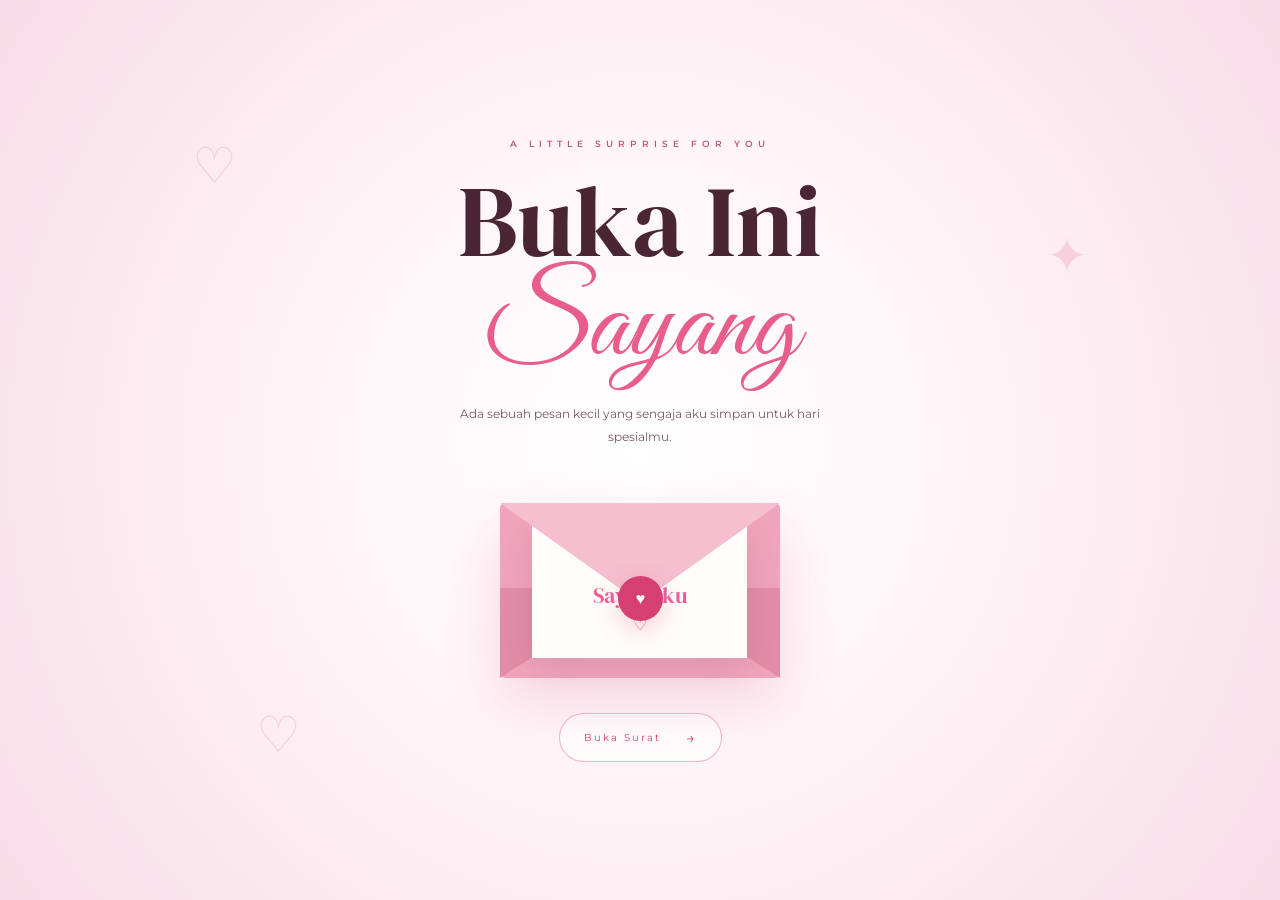
<file: index.html>
<!DOCTYPE html>
<html lang="id">
<head>
    <meta charset="UTF-8">
    <meta name="viewport" content="width=device-width, initial-scale=1.0">

    <title>Untukmu, Sayang ♡</title>

    <link rel="preconnect" href="https://fonts.googleapis.com">
    <link rel="preconnect" href="https://fonts.gstatic.com" crossorigin>

    <link href="https://fonts.googleapis.com/css2?family=DM+Serif+Display&family=Great+Vibes&family=Montserrat:wght@300;400;500;600&display=swap" rel="stylesheet">

    <link rel="stylesheet" href="lennas.css">
</head>

<body>

    <section id="opening" class="opening">

        <div class="opening-decoration decoration-one">♡</div>
        <div class="opening-decoration decoration-two">✦</div>
        <div class="opening-decoration decoration-three">♡</div>

        <div class="opening-inner">

            <p class="opening-label">
                A LITTLE SURPRISE FOR YOU
            </p>

            <h1>
                Buka Ini
                <span>Sayang</span>
            </h1>

            <p class="opening-text">
                Ada sebuah pesan kecil yang sengaja
                aku simpan untuk hari spesialmu.
            </p>

            <div class="envelope" id="envelope">

                <div class="envelope-back"></div>

                <div class="paper">

                    <p>Untukmu,</p>

                    <strong>Sayangku</strong>

                    <span>♡</span>

                </div>

                <div class="envelope-flap"></div>

                <div class="seal">
                    ♥
                </div>

            </div>

            <button class="main-button" id="openButton">
                Buka Surat
                <span>→</span>
            </button>

        </div>

    </section>



    <!-- =========================
         MAIN WEBSITE
    ========================== -->

    <div id="website" class="website">

        <!-- HEADER -->

        <header id="header">

            <a href="#home" class="logo">
                For You<span>♡</span>
            </a>

            <nav>

                <a href="#home" class="active">
                    Home
                </a>

                <a href="#letter">
                    Surat
                </a>

                <a href="#memories">
                    Memories
                </a>

                <a href="#poem">
                    Puisi
                </a>

                <a href="#wish">
                    Wish
                </a>

            </nav>

            <button class="music-button" id="musicButton">
                <span class="music-icon">♫</span>
                <span>Music</span>
            </button>

        </header>



        <!-- =========================
             HOME
        ========================== -->

        <main>

            <section id="home" class="hero">

                <div class="hero-image"></div>

                <div class="hero-overlay"></div>

                <div class="hero-content">

                    <p class="eyebrow">
                        TODAY IS YOUR SPECIAL DAY
                    </p>

                    <h2>
                        Happy Birthday
                        <span>My Love</span>
                    </h2>

                    <p class="hero-text">
                        Hari ini adalah hari yang spesial,
                        karena seseorang yang begitu berarti
                        sedang merayakan bertambahnya usia.
                    </p>

                    <a href="#letter" class="hero-button">
                        Read My Letter
                        <span>↓</span>
                    </a>

                </div>

                <div class="hero-bottom">
                    Scroll to explore
                </div>

            </section>



            <!-- =========================
                 LETTER
            ========================== -->

            <section id="letter" class="letter-section">

                <div class="container">

                    <div class="section-heading">

                        <p class="section-number">
                            01 — A LETTER FOR YOU
                        </p>

                        <p class="script">
                            Untukmu, sayang...
                        </p>

                        <h2>
                            Ada beberapa hal
                            yang ingin aku katakan.
                        </h2>

                    </div>


                    <div class="letter-layout">

                        <div class="letter-side">

                            <span class="vertical-text">
                                WRITTEN WITH LOVE
                            </span>

                        </div>


                        <article class="letter">

                            <p class="letter-intro">
                                Dear you,
                            </p>

                            <p>
                                Selamat ulang tahun untuk seseorang
                                yang kehadirannya selalu punya tempat
                                istimewa di hidupku.
                            </p>

                            <p>
                                Hari ini, aku berharap kamu bisa
                                tersenyum lebih banyak, tertawa lebih
                                lepas, dan menikmati setiap hal kecil
                                yang membuatmu bahagia.
                            </p>

                            <p>
                                Aku mungkin tidak selalu bisa
                                memberikan hal yang sempurna.
                                Tetapi aku ingin kamu tahu bahwa
                                setiap perhatian kecil yang kuberikan
                                datang dengan ketulusan.
                            </p>

                            <p>
                                Semoga di usia barumu ini, semua
                                impian yang sedang kamu perjuangkan
                                perlahan menemukan jalannya.
                            </p>

                            <p>
                                Semoga kamu selalu dikelilingi
                                orang-orang yang menyayangimu,
                                dan semoga hari-harimu dipenuhi
                                alasan untuk tersenyum.
                            </p>

                            <p>
                                Terima kasih sudah menjadi bagian
                                dari cerita hidupku.
                            </p>

                            <div class="letter-signature">

                                <span>
                                    With all my heart,
                                </span>

                                <strong>
                                    Aku ♡
                                </strong>

                            </div>

                        </article>

                    </div>

                </div>

            </section>



            <!-- =========================
                 MEMORIES
            ========================== -->

            <section id="memories" class="memories-section">

                <div class="container">

                    <div class="section-heading center">

                        <p class="section-number">
                            02 — OUR MEMORIES
                        </p>

                        <p class="script">
                            Little moments
                        </p>

                        <h2>
                            Beautiful memories.
                        </h2>

                        <p class="heading-description">
                            Karena beberapa momen kecil
                            ternyata bisa menjadi kenangan
                            yang sangat berarti.
                        </p>

                    </div>


                    <div class="gallery">

                        <div class="photo photo-large reveal">
                            <img src="len.jpeg" alt="Memory 1">

                            <div class="photo-info">
                                <span>01</span>
                                <p>A beautiful moment.</p>
                            </div>
                        </div>


                        <div class="photo photo-small reveal">
                            <img src="lenna.jpeg" alt="Memory 2">

                            <div class="photo-info">
                                <span>02</span>
                                <p>Your smile.</p>
                            </div>
                        </div>


                        <div class="photo photo-small reveal">
                            <img src="lennaa.jpeg" alt="Memory 3">

                            <div class="photo-info">
                                <span>03</span>
                                <p>One of my favorites.</p>
                            </div>
                        </div>


                        <div class="photo photo-wide reveal">
                            <img src="lennas.jpeg" alt="Memory 4">

                            <div class="photo-info">
                                <span>04</span>
                                <p>A moment worth keeping.</p>
                            </div>
                        </div>


                        <div class="photo photo-medium reveal">
                            <img src="dia.jpeg" alt="Memory 5">

                            <div class="photo-info">
                                <span>05</span>
                                <p>Just you.</p>
                            </div>
                        </div>


                        <div class="photo photo-medium reveal">
                            <img src="diaa.jpeg" alt="Memory 6">

                            <div class="photo-info">
                                <span>06</span>
                                <p>Another little memory.</p>
                            </div>
                        </div>


                        <div class="photo photo-medium reveal">
                            <img src="diaaa.jpeg" alt="Memory 7">

                            <div class="photo-info">
                                <span>07</span>
                                <p>Forever memorable.</p>
                            </div>
                        </div>


                    </div>

                </div>

            </section>



            <!-- =========================
                 POEM
            ========================== -->

            <section id="poem" class="poem-section">

                <div class="poem-background"></div>

                <div class="container">

                    <div class="poem-content">

                        <p class="section-number">
                            03 — A LITTLE POEM
                        </p>

                        <p class="script">
                            Tentang kamu...
                        </p>

                        <h2>
                            Kalau kebahagiaan
                            punya sebuah nama,
                        </h2>

                        <div class="poem-text">

                            <p>
                                mungkin namanya adalah senyummu,
                                karena entah bagaimana,
                                melihatmu tersenyum
                                selalu membuat hariku terasa lebih baik.
                            </p>

                            <p>
                                Kalau waktu bisa berhenti,
                                mungkin aku ingin menyimpan
                                beberapa momen bersamamu
                                sedikit lebih lama.
                            </p>

                            <p>
                                Dan kalau aku boleh memilih
                                satu hal untuk selalu ada,
                                aku ingin melihatmu bahagia.
                            </p>

                        </div>

                        <div class="poem-heart">
                            ♡
                        </div>

                    </div>

                </div>

            </section>



            <!-- =========================
                 WISH
            ========================== -->

            <section id="wish" class="wish-section">

                <div class="container">

                    <div class="wish-box reveal">

                        <div class="wish-symbol">
                            ✦
                        </div>

                        <p class="section-number">
                            04 — MAKE A WISH
                        </p>

                        <h2>
                            Pejamkan mata.
                            <br>
                            Buat satu permintaan.
                        </h2>

                        <p>
                            Semoga semua hal baik yang kamu
                            harapkan menemukan jalannya.
                        </p>

                        <button class="main-button" id="wishButton">
                            Make a Wish
                            <span>♡</span>
                        </button>

                    </div>

                </div>

            </section>



            <!-- =========================
                 FINAL
            ========================== -->

            <section class="final-section">

                <div class="container">

                    <div class="final-content reveal">

                        <p class="script">
                            One last thing...
                        </p>

                        <h2>
                            Terima kasih sudah
                            menjadi bagian dari hidupku.
                        </h2>

                        <p>
                            Selamat ulang tahun,
                            sayang.
                        </p>

                        <div class="final-heart">
                            ♥
                        </div>

                        <p class="final-signature">
                            I love you ♡
                        </p>

                    </div>

                </div>

            </section>

        </main>



        <!-- FOOTER -->

        <footer>

            <div class="footer-logo">
                For You <span>♡</span>
            </div>

            <p>
                Made specially with love.
            </p>

            <span class="footer-line"></span>

            <small>
                A little birthday website for someone special.
            </small>

        </footer>

    </div>



    <!-- =========================
         AUDIO
    ========================== -->

    <audio id="music" loop>
        <source src="lagu tenang.mp4" type="audio/mpeg">
    </audio>



    <!-- BACK TO TOP -->

    <button id="backTop" class="back-top">
        ↑
    </button>


    <script src="lenna.js"></script>

</body>
</html>
</file>
<file: lennas.css>
/* ==========================================
   RESET
========================================== */

* {
    margin: 0;
    padding: 0;
    box-sizing: border-box;
}

html {
    scroll-behavior: smooth;
}

body {
    font-family: "Montserrat", sans-serif;
    background: #ff4f72;
    color: #f15e9c;
    overflow-x: hidden;
}

body::-webkit-scrollbar {
    width: 7px;
}

body::-webkit-scrollbar-thumb {
    background: #e85d8a;
    border-radius: 20px;
}

body::-webkit-scrollbar-track {
    background: #fff0f6;
}

a {
    text-decoration: none;
    color: inherit;
}

button {
    font-family: inherit;
}

img {
    max-width: 100%;
}


/* ==========================================
   VARIABLES
========================================== */

:root {
    --pink: #e85d8a;
    --pink-dark: #d63f72;
    --pink-soft: #f7b6ca;
    --pink-light: #fff0f6;
    --pink-pale: #fff7fa;

    --text: #4a2635;
    --text-light: #795967;

    --white: #ffffff;
    --cream: #fffafb;

    --gold: #d5a45c;

    --container: 1150px;
}


/* ==========================================
   CONTAINER
========================================== */

.container {
    width: min(
        var(--container),
        calc(100% - 60px)
    );

    margin: auto;
}


/* ==========================================
   OPENING PAGE
========================================== */

.opening {
    min-height: 100vh;

    position: fixed;
    inset: 0;

    z-index: 5000;

    display: flex;
    align-items: center;
    justify-content: center;

    text-align: center;

    background:
        radial-gradient(
            circle at center,
            #ffffff 0%,
            #fff5f8 40%,
            #f8dce7 100%
        );

    transition:
        opacity 1.2s ease,
        visibility 1.2s ease,
        transform 1.2s ease;
}

.opening.hide {
    opacity: 0;
    visibility: hidden;
    transform: scale(1.05);
}

.opening-inner {
    position: relative;
    z-index: 5;
}

.opening-label {
    font-size: 9px;
    letter-spacing: 5px;
    color: #c05b7c;
    font-weight: 600;
}

.opening h1 {
    font-family: "DM Serif Display", serif;

    font-weight: 400;

    color: var(--text);

    font-size: clamp(
        55px,
        8vw,
        100px
    );

    line-height: .95;

    margin: 25px 0 20px;
}

.opening h1 span {
    display: block;

    font-family: "Great Vibes", cursive;

    color: var(--pink);

    font-size: 1.15em;

    margin-top: 5px;
}

.opening-text {
    max-width: 380px;

    margin: auto;

    color: var(--text-light);

    font-size: 12px;

    line-height: 1.9;
}


/* ==========================================
   OPENING DECORATION
========================================== */

.opening-decoration {
    position: absolute;

    color: rgba(
        232,
        93,
        138,
        .20
    );

    font-size: 50px;

    animation:
        floating 5s ease-in-out infinite;
}

.decoration-one {
    top: 15%;
    left: 15%;
}

.decoration-two {
    top: 25%;
    right: 15%;

    animation-delay: 1s;
}

.decoration-three {
    bottom: 15%;
    left: 20%;

    animation-delay: 2s;
}

@keyframes floating {

    0%,
    100% {
        transform:
            translateY(0)
            rotate(0);
    }

    50% {
        transform:
            translateY(-15px)
            rotate(8deg);
    }
}


/* ==========================================
   ENVELOPE
========================================== */

.envelope {
    width: 280px;
    height: 175px;

    margin: 55px auto 35px;

    position: relative;

    cursor: pointer;

    perspective: 1000px;
}

.envelope-back {
    position: absolute;
    inset: 0;

    background: #efa4bc;

    border-radius: 5px;

    box-shadow:
        0 25px 60px
        rgba(214, 63, 114, .18);
}

.envelope-back::before,
.envelope-back::after {
    content: "";

    position: absolute;

    width: 0;
    height: 0;

    border-style: solid;
}

.envelope-back::before {
    left: 0;
    bottom: 0;

    border-width:
        90px
        140px
        0
        0;

    border-color:
        #e28ca8
        transparent
        transparent
        transparent;
}

.envelope-back::after {
    right: 0;
    bottom: 0;

    border-width:
        90px
        0
        0
        140px;

    border-color:
        #e28ca8
        transparent
        transparent
        transparent;
}


/* PAPER */

.paper {
    position: absolute;

    width: 215px;
    height: 135px;

    left: 32px;
    top: 20px;

    background: #fffdf9;

    display: flex;
    flex-direction: column;

    justify-content: center;
    align-items: center;

    z-index: 2;

    transition: 1s ease;

    box-shadow:
        0 10px 30px
        rgba(70, 20, 40, .1);
}

.paper p {
    font-family: "Great Vibes", cursive;

    font-size: 23px;

    color: #c65379;
}

.paper strong {
    font-family: "DM Serif Display", serif;

    font-size: 22px;

    font-weight: 400;

    margin-top: 4px;
}

.paper span {
    color: var(--pink);

    margin-top: 5px;
}


/* ENVELOPE FLAP */

.envelope-flap {
    position: absolute;

    top: 0;
    left: 0;

    width: 0;
    height: 0;

    border-left:
        140px solid transparent;

    border-right:
        140px solid transparent;

    border-top:
        100px solid #f5bfd0;

    transform-origin: top;

    transition: .8s ease;

    z-index: 4;
}


/* SEAL */

.seal {
    position: absolute;

    width: 45px;
    height: 45px;

    left: calc(50% - 22px);
    top: 73px;

    display: flex;
    align-items: center;
    justify-content: center;

    border-radius: 50%;

    background: var(--pink-dark);

    color: white;

    z-index: 6;

    box-shadow:
        0 8px 25px
        rgba(214, 63, 114, .25);

    transition: .5s ease;
}


/* OPEN ANIMATION */

.envelope.open .envelope-flap {
    transform: rotateX(180deg);
    z-index: 1;
}

.envelope.open .paper {
    transform: translateY(-100px);
    z-index: 5;
}

.envelope.open .seal {
    transform: scale(0);
}


/* ==========================================
   MAIN BUTTON
========================================== */

.main-button {
    display: inline-flex;

    align-items: center;

    gap: 25px;

    padding: 14px 24px;

    border:
        1px solid
        rgba(232, 93, 138, .45);

    border-radius: 50px;

    background:
        rgba(255, 255, 255, .75);

    color: var(--pink-dark);

    font-size: 10px;

    letter-spacing: 2px;

    cursor: pointer;

    transition: .4s ease;
}

.main-button span {
    font-size: 15px;
}

.main-button:hover {
    background: var(--pink);

    color: white;

    border-color: var(--pink);

    transform: translateY(-4px);

    box-shadow:
        0 15px 35px
        rgba(232, 93, 138, .28);
}


/* ==========================================
   WEBSITE
========================================== */

.website {
    display: none;
}

.website.show {
    display: block;

    animation:
        websiteReveal 1.5s ease;
}

@keyframes websiteReveal {

    from {
        opacity: 0;
    }

    to {
        opacity: 1;
    }
}


/* ==========================================
   HEADER
========================================== */

header {
    position: fixed;

    top: 0;
    left: 0;

    width: 100%;

    height: 80px;

    display: flex;

    align-items: center;

    justify-content: space-between;

    padding: 0 45px;

    z-index: 2000;

    color: white;

    background:
        rgba(
            232,
            93,
            138,
            .94
        );

    backdrop-filter: blur(18px);

    border-bottom:
        1px solid
        rgba(255,255,255,.18);

    box-shadow:
        0 8px 30px
        rgba(214, 63, 114, .18);

    transition: .4s ease;
}

header.scrolled {
    height: 68px;

    color: white;

    background:
        rgba(
            232,
            93,
            138,
            .98
        );

    box-shadow:
        0 10px 35px
        rgba(214, 63, 114, .25);
}


/* LOGO */

.logo {
    font-family:
        "Great Vibes",
        cursive;

    font-size: 30px;
}

.logo span {
    color: #ffd1df;
}


/* ==========================================
   NAVIGATION
========================================== */

nav {
    display: flex;

    gap: 30px;
}

nav a {
    position: relative;

    padding: 8px 0;

    font-size: 9px;

    letter-spacing: 2px;

    color: white;

    opacity: .75;

    transition: .3s ease;
}

nav a::after {
    content: "";

    position: absolute;

    left: 0;
    bottom: 0;

    width: 0;

    height: 1px;

    background: white;

    transition: .3s ease;
}

nav a:hover,
nav a.active {
    opacity: 1;
}

nav a:hover::after,
nav a.active::after {
    width: 100%;
}


/* ==========================================
   MUSIC BUTTON
========================================== */

.music-button {
    border:
        1px solid
        rgba(255,255,255,.7);

    background:
        rgba(255,255,255,.08);

    color: white;

    border-radius: 50px;

    padding: 9px 15px;

    font-size: 9px;

    display: flex;

    align-items: center;

    gap: 8px;

    cursor: pointer;

    transition: .3s ease;
}

.music-button:hover {
    background: white;

    color: var(--pink-dark);
}

.music-icon {
    font-size: 15px;
}


/* ==========================================
   HERO
========================================== */

.hero {
    min-height: 100vh;

    position: relative;

    display: flex;

    justify-content: center;

    align-items: center;

    text-align: center;

    color: white;

    overflow: hidden;
}

.hero-image {
    position: absolute;

    inset: 0;

    background:
        url("images/foto1.jpg")
        center / cover;

    transform: scale(1.05);

    animation:
        heroZoom 12s ease forwards;
}

@keyframes heroZoom {

    from {
        transform: scale(1.05);
    }

    to {
        transform: scale(1);
    }
}

.hero-overlay {
    position: absolute;

    inset: 0;

    background:
        linear-gradient(
            rgba(214, 63, 114, .30),
            rgba(70, 20, 40, .72)
        );
}

.hero-content {
    position: relative;

    z-index: 2;

    max-width: 800px;

    padding: 30px;
}

.eyebrow {
    font-size: 9px;

    letter-spacing: 5px;

    color: #ffd0df;
}

.hero h2 {
    font-family:
        "DM Serif Display",
        serif;

    font-weight: 400;

    font-size:
        clamp(
            50px,
            8vw,
            95px
        );

    line-height: .95;

    margin: 25px 0;
}

.hero h2 span {
    display: block;

    font-family:
        "Great Vibes",
        cursive;

    color: #ffb5cd;

    font-size: 1.2em;
}

.hero-text {
    max-width: 550px;

    margin: auto;

    font-size: 13px;

    line-height: 2;

    font-weight: 300;
}

.hero-button {
    display: inline-flex;

    gap: 25px;

    margin-top: 45px;

    padding: 14px 23px;

    border:
        1px solid
        rgba(255,255,255,.5);

    border-radius: 50px;

    font-size: 9px;

    letter-spacing: 2px;

    transition: .4s;
}

.hero-button:hover {
    background: white;

    color: var(--pink-dark);
}

.hero-bottom {
    position: absolute;

    bottom: 35px;

    left: 50%;

    transform:
        translateX(-50%);

    font-size: 8px;

    letter-spacing: 4px;

    opacity: .7;
}


/* ==========================================
   SECTION GENERAL
========================================== */

section:not(.hero):not(.opening) {
    padding: 140px 0;
}

.section-heading {
    max-width: 700px;

    margin-bottom: 80px;
}

.section-heading.center {
    text-align: center;

    margin-left: auto;
    margin-right: auto;
}

.section-number {
    font-size: 8px;

    letter-spacing: 4px;

    color: #c05b7c;

    font-weight: 600;
}

.script {
    font-family:
        "Great Vibes",
        cursive;

    font-size: 38px;

    color: var(--pink);

    margin: 18px 0 8px;
}

.section-heading h2 {
    font-family:
        "DM Serif Display",
        serif;

    font-size:
        clamp(
            40px,
            5vw,
            65px
        );

    font-weight: 400;

    line-height: 1.1;
}

.heading-description {
    color: var(--text-light);

    font-size: 12px;

    line-height: 2;

    max-width: 450px;

    margin: 20px auto 0;
}


/* ==========================================
   LETTER
========================================== */

.letter-section {
    background: var(--cream);
}

.letter-layout {
    display: grid;

    grid-template-columns: 100px 1fr;

    max-width: 900px;

    margin: auto;
}

.letter-side {
    display: flex;

    justify-content: center;

    border-right:
        1px solid
        #f0cbd7;
}

.vertical-text {
    writing-mode: vertical-rl;

    transform: rotate(180deg);

    font-size: 8px;

    letter-spacing: 4px;

    color: #bd7892;
}

.letter {
    max-width: 680px;

    padding-left: 70px;
}

.letter p {
    font-family:
        "DM Serif Display",
        serif;

    font-size: 17px;

    line-height: 2;

    color: #674452;

    margin-bottom: 25px;
}

.letter-intro {
    font-family:
        "Great Vibes",
        cursive !important;

    color: var(--pink) !important;

    font-size: 32px !important;
}

.letter-signature {
    margin-top: 60px;

    display: flex;

    flex-direction: column;

    font-family:
        "Great Vibes",
        cursive;

    font-size: 25px;

    color: var(--pink-dark);
}

.letter-signature strong {
    font-size: 35px;

    font-weight: 400;
}


/* ==========================================
   MEMORIES
========================================== */

.memories-section {
    background: #fff0f6;

    padding: 140px 0;
}


/* GALLERY */

.gallery {
    width: 100%;

    max-width: 1100px;

    margin: 0 auto;

    display: grid;

    grid-template-columns:
        repeat(4, 1fr);

    gap: 24px;
}


/* ==========================================
   PHOTO CARD
========================================== */

.photo {
    position: relative;

    width: 100%;

    height: 360px;

    padding: 8px;

    background: white;

    border:
        1px solid
        rgba(
            232,
            93,
            138,
            .12
        );

    box-shadow:
        0 15px 40px
        rgba(
            150,
            55,
            85,
            .10
        );

    overflow: hidden;

    transition:
        transform .5s ease,
        box-shadow .5s ease;
}


/* FOTO */

.photo img {
    width: 100%;

    height: 100%;

    display: block;

    object-fit: cover;

    object-position: center;

    transition:
        transform .6s ease;
}


/* HOVER */

.photo:hover {
    transform:
        translateY(-8px);

    box-shadow:
        0 25px 55px
        rgba(
            214,
            63,
            114,
            .18
        );
}

.photo:hover img {
    transform:
        scale(1.04);
}


/* ==========================================
   PHOTO SIZES
========================================== */

.photo-large {
    grid-column: span 2;

    height: 500px;
}

.photo-small {
    grid-column: span 1;

    height: 360px;
}

.photo-wide {
    grid-column: span 2;

    height: 360px;
}

.photo-medium {
    grid-column: span 1;

    height: 360px;
}


/* ==========================================
   PHOTO INFO
========================================== */

.photo-info {
    position: absolute;

    left: 8px;
    right: 8px;
    bottom: 8px;

    padding:
        40px
        15px
        14px;

    display: flex;

    align-items: center;

    gap: 12px;

    color: white;

    background:
        linear-gradient(
            transparent,
            rgba(
                65,
                18,
                38,
                .78
            )
        );
}

.photo-info span {
    font-size: 8px;

    color: #ffd1df;

    letter-spacing: 2px;
}

.photo-info p {
    font-size: 9px;

    letter-spacing: 1px;

    color: white;

    margin: 0;
}


/* ==========================================
   POEM
========================================== */

.poem-section {
    position: relative;

    color: white;

    overflow: hidden;

    background: #d63f72;
}

.poem-background {
    position: absolute;

    inset: 0;

    background:
        linear-gradient(
            rgba(214,63,114,.72),
            rgba(112,30,59,.88)
        ),
        url("images/foto4.jpg")
        center / cover fixed;

    opacity: .9;
}

.poem-content {
    position: relative;

    z-index: 2;

    max-width: 800px;

    margin: auto;

    text-align: center;
}

.poem-content .section-number {
    color: #ffd2df;
}

.poem-content .script {
    color: #ffb4cc;
}

.poem-content h2 {
    font-family:
        "DM Serif Display",
        serif;

    font-size:
        clamp(
            40px,
            6vw,
            70px
        );

    font-weight: 400;

    line-height: 1.1;

    margin:
        20px 0
        50px;
}

.poem-text {
    max-width: 620px;

    margin: auto;
}

.poem-text p {
    font-family:
        "DM Serif Display",
        serif;

    font-size: 17px;

    line-height: 2;

    color: #ffe1ea;

    margin-bottom: 30px;
}

.poem-heart {
    font-size: 50px;

    color: #ffb1ca;

    margin-top: 50px;

    animation:
        pulse 1.5s infinite;
}

@keyframes pulse {

    0%,
    100% {
        transform: scale(1);
    }

    50% {
        transform: scale(1.15);
    }
}


/* ==========================================
   WISH
========================================== */

.wish-section {
    background: var(--cream);
}

.wish-box {
    max-width: 850px;

    margin: auto;

    text-align: center;

    padding: 90px 40px;

    border:
        1px solid
        #efc9d6;

    background:
        linear-gradient(
            135deg,
            #ffffff,
            #fff4f8
        );

    box-shadow:
        0 30px 80px
        rgba(
            100,
            30,
            50,
            .08
        );
}

.wish-symbol {
    color: var(--gold);

    font-size: 35px;

    margin-bottom: 20px;
}

.wish-box h2 {
    font-family:
        "DM Serif Display",
        serif;

    font-size:
        clamp(
            40px,
            5vw,
            65px
        );

    font-weight: 400;

    line-height: 1.1;

    margin: 25px 0;
}

.wish-box > p:not(.section-number) {
    color: var(--text-light);

    font-size: 12px;

    line-height: 2;

    margin-bottom: 35px;
}


/* ==========================================
   FINAL
========================================== */

.final-section {
    background: #fff0f6;

    text-align: center;
}

.final-content {
    max-width: 800px;

    margin: auto;
}

.final-content h2 {
    font-family:
        "DM Serif Display",
        serif;

    font-weight: 400;

    font-size:
        clamp(
            40px,
            6vw,
            70px
        );

    line-height: 1.1;

    margin: 20px 0;
}

.final-content > p:not(.script):not(.final-signature) {
    color: var(--text-light);

    font-size: 13px;
}

.final-heart {
    color: var(--pink);

    font-size: 70px;

    margin: 40px 0;

    animation:
        pulse 1.5s infinite;
}

.final-signature {
    font-family:
        "Great Vibes",
        cursive;

    font-size: 38px;

    color: var(--pink-dark);
}


/* ==========================================
   FOOTER
========================================== */

footer {
    padding: 55px 30px;

    text-align: center;

    background: #d63f72;

    color: #ffe0e9;
}

.footer-logo {
    font-family:
        "Great Vibes",
        cursive;

    font-size: 30px;

    color: white;

    margin-bottom: 10px;
}

.footer-logo span {
    color: #ffd1df;
}

footer p {
    font-size: 9px;

    letter-spacing: 2px;
}

.footer-line {
    display: block;

    width: 40px;

    height: 1px;

    background: #f8b1c8;

    margin: 20px auto;
}

footer small {
    font-size: 8px;

    color: #ffd0dd;
}


/* ==========================================
   BACK TO TOP
========================================== */

.back-top {
    position: fixed;

    right: 25px;
    bottom: 25px;

    width: 42px;
    height: 42px;

    border-radius: 50%;

    border:
        1px solid
        #e85d8a;

    background:
        rgba(
            255,
            255,
            255,
            .90
        );

    backdrop-filter: blur(10px);

    color: var(--pink-dark);

    cursor: pointer;

    z-index: 1500;

    opacity: 0;

    visibility: hidden;

    transform:
        translateY(15px);

    transition: .4s;
}

.back-top.show {
    opacity: 1;

    visibility: visible;

    transform:
        translateY(0);
}


/* ==========================================
   SCROLL REVEAL
========================================== */

.reveal {
    opacity: 0;

    transform:
        translateY(40px);

    transition:
        opacity 1s ease,
        transform 1s ease;
}

.reveal.visible {
    opacity: 1;

    transform:
        translateY(0);
}


/* ==========================================
   MOBILE
========================================== */

@media (max-width: 800px) {

    .container {
        width:
            calc(100% - 35px);
    }


    /* HEADER */

    header {
        height: 65px;

        padding: 0 20px;
    }

    header.scrolled {
        height: 60px;
    }


    /* NAV */

    nav {
        position: absolute;

        top: 65px;
        left: 0;

        width: 100%;

        justify-content: center;

        gap: 18px;

        padding: 12px;

        background:
            rgba(
                232,
                93,
                138,
                .97
            );

        backdrop-filter:
            blur(15px);

        color: white;
    }

    nav a {
        font-size: 7px;

        letter-spacing: 1px;
    }


    /* MUSIC */

    .music-button span:last-child {
        display: none;
    }

    .music-button {
        width: 38px;
        height: 38px;

        justify-content: center;

        padding: 0;
    }


    /* HERO */

    .hero {
        min-height: 100vh;
    }

    .hero h2 {
        font-size: 50px;
    }

    .hero-text {
        font-size: 11px;
    }


    /* SECTION */

    section:not(.hero):not(.opening) {
        padding: 100px 0;
    }

    .section-heading {
        margin-bottom: 55px;
    }


    /* LETTER */

    .letter-layout {
        grid-template-columns: 1fr;
    }

    .letter-side {
        display: none;
    }

    .letter {
        padding-left: 0;
    }

    .letter p {
        font-size: 15px;

        line-height: 2;
    }


    /* ======================================
       MOBILE GALLERY
    ====================================== */

    .gallery {
        grid-template-columns:
            repeat(2, 1fr);

        gap: 12px;
    }

    .photo {
        height: 270px;

        padding: 6px;
    }

    .photo-large {
        grid-column: span 2;

        height: 350px;
    }

    .photo-small {
        grid-column: span 1;

        height: 270px;
    }

    .photo-wide {
        grid-column: span 2;

        height: 300px;
    }

    .photo-medium {
        grid-column: span 1;

        height: 270px;
    }

    .photo-info {
        left: 6px;
        right: 6px;
        bottom: 6px;

        padding:
            30px
            10px
            10px;
    }

    .photo-info p {
        font-size: 7px;
    }


    /* POEM */

    .poem-text p {
        font-size: 15px;
    }


    /* WISH */

    .wish-box {
        padding:
            60px 25px;
    }


    /* BACK TOP */

    .back-top {
        right: 18px;
        bottom: 18px;
    }

}


/* ==========================================
   SMALL PHONE
========================================== */

@media (max-width: 480px) {

    .opening h1 {
        font-size: 58px;
    }

    .envelope {
        transform: scale(.85);

        margin-top: 35px;
        margin-bottom: 20px;
    }

    .logo {
        font-size: 25px;
    }

    nav {
        gap: 12px;
    }

    nav a {
        font-size: 6px;
    }

    .hero h2 {
        font-size: 43px;
    }

    .hero-content {
        padding:
            20px;
    }

    .gallery {
        gap: 10px;
    }

    .photo {
        height: 230px;
    }

    .photo-large {
        height: 300px;
    }

    .photo-wide {
        height: 260px;
    }

    .photo-small,
    .photo-medium {
        height: 230px;
    }

    .photo-info {
        padding:
            25px
            8px
            8px;
    }

    .photo-info span {
        font-size: 7px;
    }

    .photo-info p {
        font-size: 6px;
    }

}
</file>
